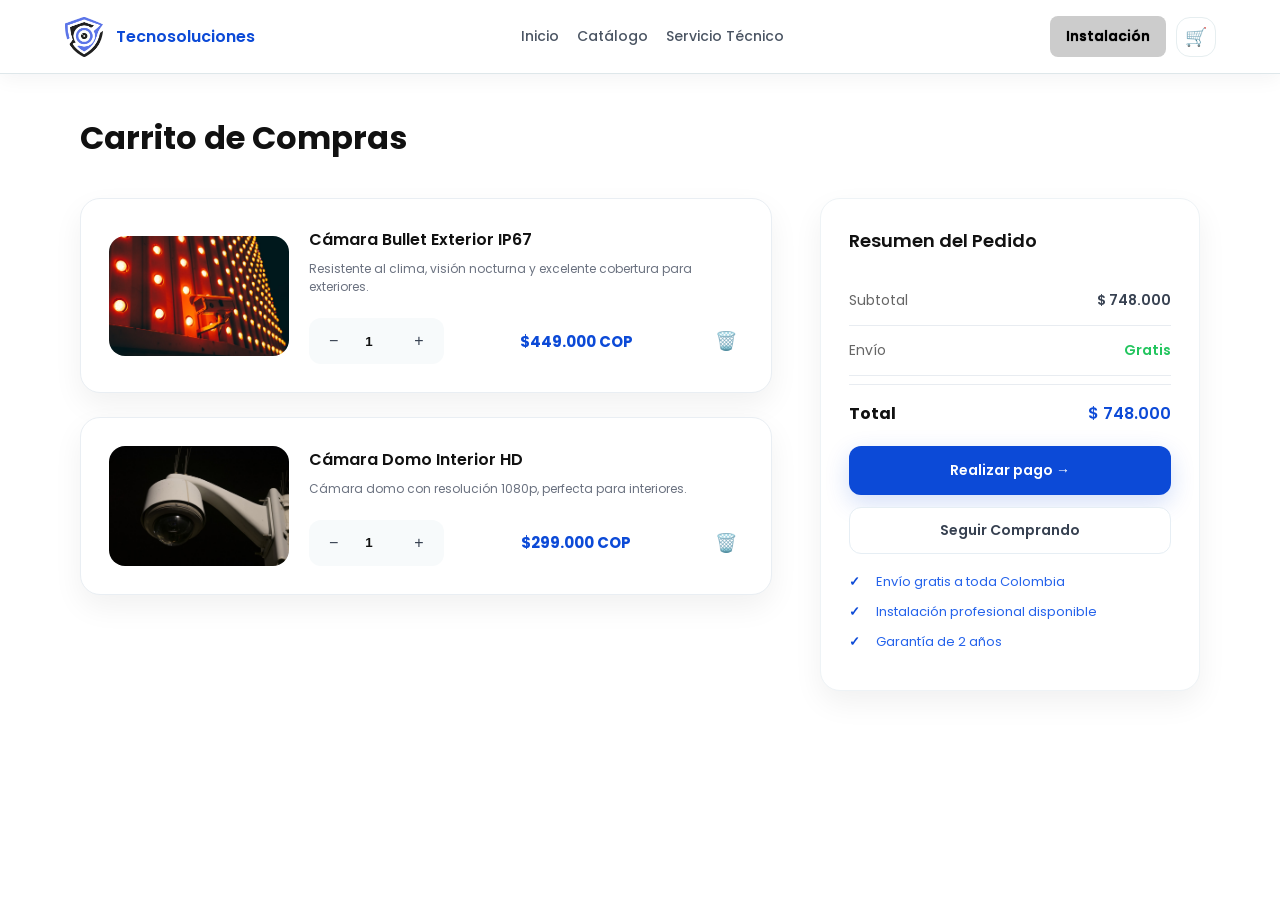
<file: docs/cart/checkout.html>
<!doctype html>
<html lang="es">
<head>
  <meta charset="utf-8" />
  <meta name="viewport" content="width=device-width,initial-scale=1" />
  <title>Finalizar Compra — Tecnosoluciones</title>
  <link rel="stylesheet" href="css/styles.css">
<script type="text/javascript">
    (function(c,l,a,r,i,t,y){
        c[a]=c[a]||function(){(c[a].q=c[a].q||[]).push(arguments)};
        t=l.createElement(r);t.async=1;t.src="https://www.clarity.ms/tag/"+i;
        y=l.getElementsByTagName(r)[0];y.parentNode.insertBefore(t,y);
    })(window, document, "clarity", "script", "z83qtwq9vr");
</script>
</head>
<body>
  <header class="site-header">
    <div class="wrap header-inner">
      <a class="brand" href="../index.html">
  <img src="imagenes/logo.png" alt="Tecnosoluciones" class="brand-logo">
  <span>Tecnosoluciones</span>
</a>
      <nav class="main-nav">
        <a href="../index.html">Inicio</a>
        <a href="../catalogo/catalogo.html">Catálogo</a>
        <a href="../servicio/servicio.html">Servicio Técnico</a>
      </nav>
      <div class="header-actions">
        <a class="install-btn" href="../servicio/servicio.html">Instalación</a>
        <button class="cart-btn" aria-label="Carrito">🛒</button>
      </div>
    </div>
  </header>

  <main class="wrap page">
    <h1 class="page-title">Carrito de Compras</h1>
    <section class="cart-grid">
      <div class="cart-items">
        <article class="product" data-price="449000">
          <div class="product-media">
            <img src="imagen/Cámara Bullet Exterior IP67.jfif" alt="Cámara Bullet Exterior IP67">
          </div>
          <div class="product-body">
            <div>
              <h2 class="product-title">Cámara Bullet Exterior IP67</h2>
              <p class="product-desc">Resistente al clima, visión nocturna y excelente cobertura para exteriores.</p>
            </div>
            <div class="product-controls">
              <div class="qty">
                <button class="qty-btn dec" type="button">−</button>
                <input class="qty-input" type="number" value="1" min="0">
                <button class="qty-btn inc" type="button">+</button>
              </div>
              <span class="price">$449.000 COP</span>
              <button class="remove" type="button" aria-label="Eliminar producto">🗑️</button>
            </div>
          </div>
        </article>

        <article class="product" data-price="299000">
          <div class="product-media">
            <img src="imagen/Cámara Domo Interior HD.jfif" alt="Cámara Domo Interior HD">
          </div>
          <div class="product-body">
            <div>
              <h2 class="product-title">Cámara Domo Interior HD</h2>
              <p class="product-desc">Cámara domo con resolución 1080p, perfecta para interiores.</p>
            </div>
            <div class="product-controls">
              <div class="qty">
                <button class="qty-btn dec" type="button">−</button>
                <input class="qty-input" type="number" value="1" min="0">
                <button class="qty-btn inc" type="button">+</button>
              </div>
              <span class="price">$299.000 COP</span>
              <button class="remove" type="button" aria-label="Eliminar producto">🗑️</button>
            </div>
          </div>
        </article>
      </div>

      <aside class="order-summary">
        <div class="summary-card">
          <h2>Resumen del Pedido</h2>
          <dl class="summary-list">
            <div class="line"><dt>Subtotal</dt><dd class="subtotal">$0 COP</dd></div>
            <div class="line"><dt>Envío</dt><dd class="shipping">Gratis</dd></div>
            <div class="line total"><dt>Total</dt><dd class="total-amount">$0 COP</dd></div>
          </dl>
          <a href="../facturacion/facturacion.html" class="btn primary">Realizar pago →</a>
          <a href="../catalogo/catalogo.html" class="btn ghost">Seguir Comprando</a>

          <ul class="summary-notes">
            <li>Envío gratis a toda Colombia</li>
            <li>Instalación profesional disponible</li>
            <li>Garantía de 2 años</li>
          </ul>
        </div>
      </aside>
    </section>
  </main>
  <script src="js/cart.js"></script>
</body>
</html>
</file>
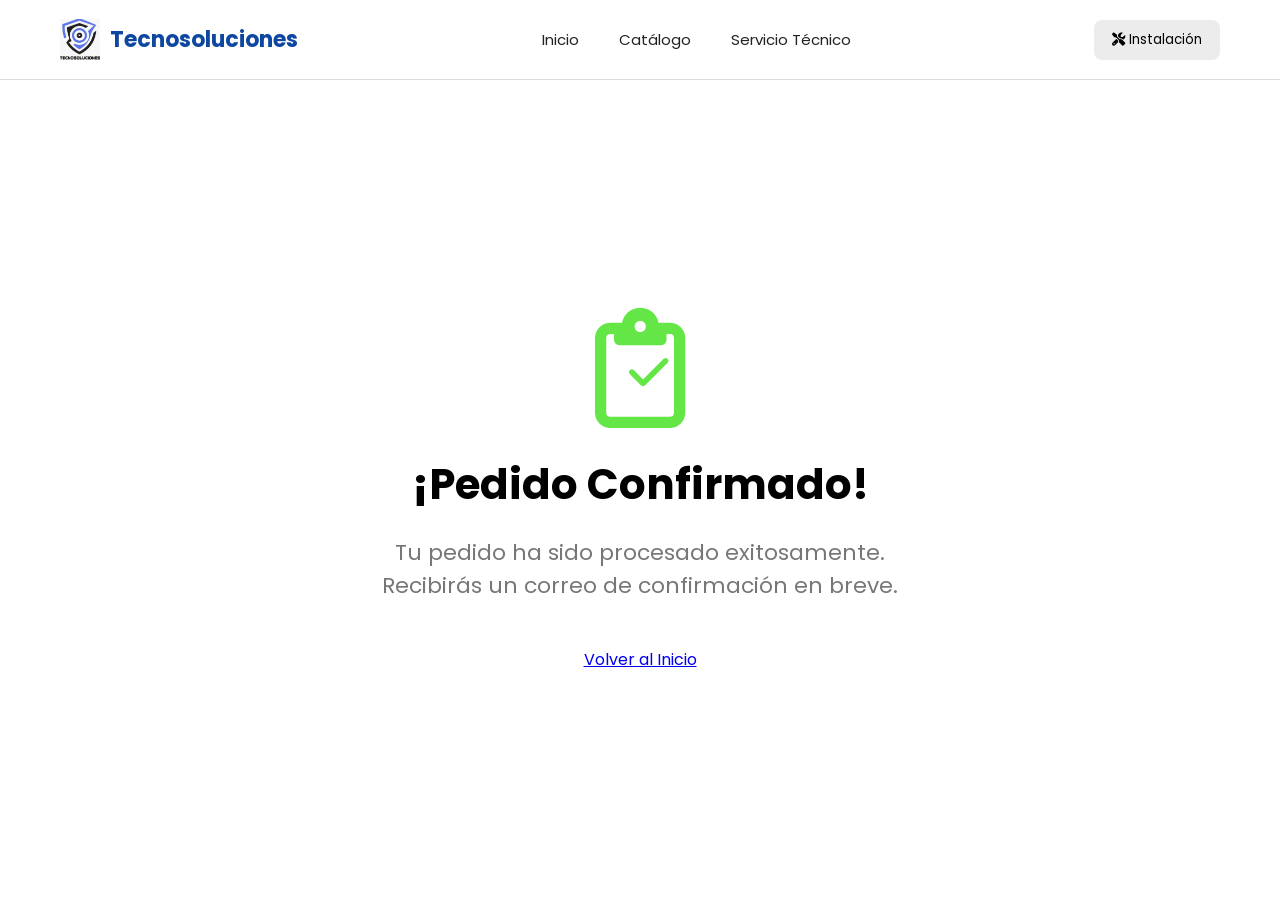
<file: docs/facturacion/confirmacion.html>
<!DOCTYPE html>
<html lang="es">

<head>
    <meta charset="UTF-8">
    <meta name="viewport" content="width=device-width, initial-scale=1.0">
    <title>Tecnosoluciones | Pedido Confirmado</title>

    <!-- Fuente -->
    <link href="https://fonts.googleapis.com/css2?family=Poppins:wght@300;400;500;600;700&display=swap" rel="stylesheet">

    <!-- Iconos -->
    <link rel="stylesheet"
    href="https://cdnjs.cloudflare.com/ajax/libs/font-awesome/6.6.0/css/all.min.css">

    <link rel="stylesheet" href="confirmacion.css">
</head>

<body>

<header>

    <div class="logo">

        <img src="img/logo.jpg" alt="Logo">

        <h2>Tecnosoluciones</h2>

    </div>

    <nav>

        <a href="index.html">Inicio</a>
        <a href="#">Catálogo</a>
        <a href="#">Servicio Técnico</a>

    </nav>

    <button class="btn-instalacion">
        <i class="fa-solid fa-screwdriver-wrench"></i>
        Instalación
    </button>

</header>

<main>

    <div class="confirmacion">

        <div class="icono">

            <i class="fa-regular fa-clipboard"></i>

            <i class="fa-solid fa-check check"></i>

        </div>

        <h1>¡Pedido Confirmado!</h1>

        <p>
            Tu pedido ha sido procesado exitosamente.
            <br>
            Recibirás un correo de confirmación en breve.
        </p>

<a href="../index.html" id="inicio" class="btn primary">
    Volver al Inicio
</a>

    </div>

</main>

<script src="confirmacion.js"></script>

</body>
</html>
</file>
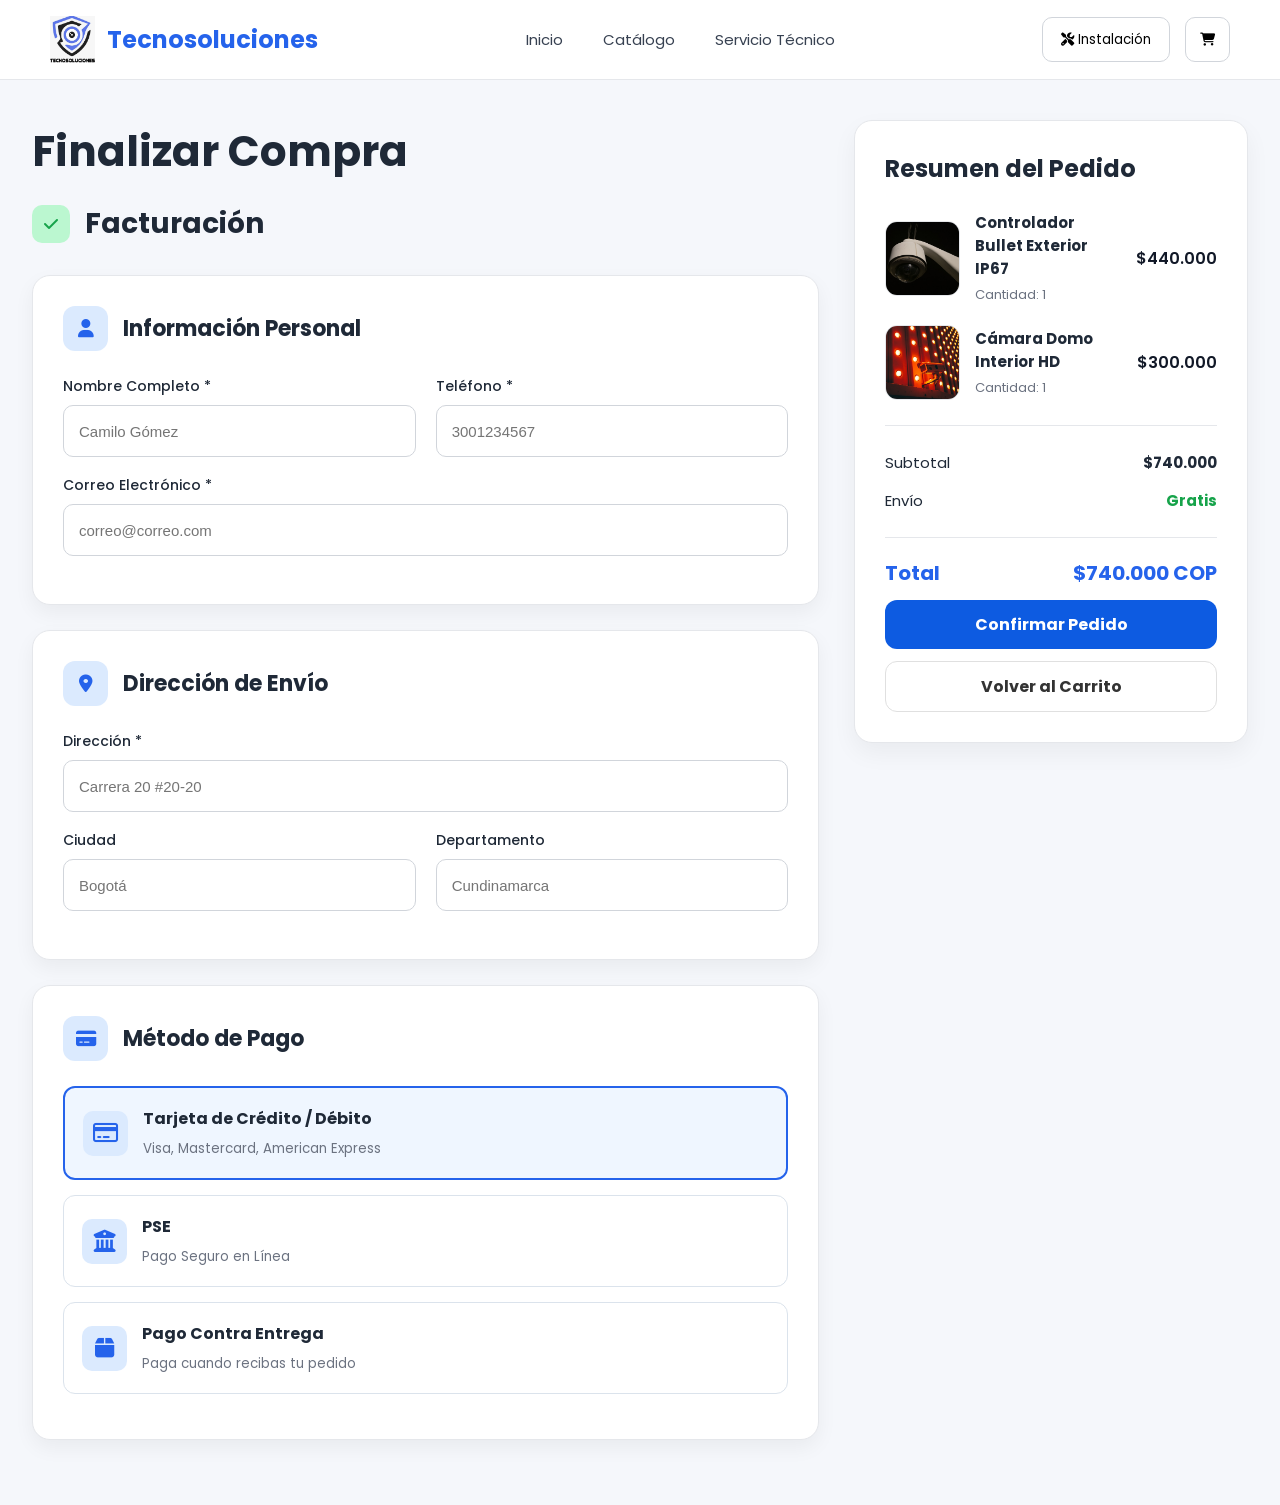
<file: docs/facturacion/facturacion.html>
<!DOCTYPE html>
<html lang="es">

<head>

<meta charset="UTF-8">

<meta name="viewport" content="width=device-width, initial-scale=1.0">

<title>Tecnosoluciones | Finalizar Compra</title>

<link rel="preconnect" href="https://fonts.googleapis.com">

<link rel="preconnect" href="https://fonts.gstatic.com" crossorigin>

<link href="https://fonts.googleapis.com/css2?family=Poppins:wght@300;400;500;600;700&display=swap" rel="stylesheet">

<link rel="stylesheet"
href="https://cdnjs.cloudflare.com/ajax/libs/font-awesome/6.6.0/css/all.min.css">

<link rel="stylesheet" href="style.css">
<script type="text/javascript">
    (function(c,l,a,r,i,t,y){
        c[a]=c[a]||function(){(c[a].q=c[a].q||[]).push(arguments)};
        t=l.createElement(r);t.async=1;t.src="https://www.clarity.ms/tag/"+i;
        y=l.getElementsByTagName(r)[0];y.parentNode.insertBefore(t,y);
    })(window, document, "clarity", "script", "z83qtwq9vr");
</script>
</head>

<body>

<header>

<div class="logo">

<img src="img/logo.jpg" alt="Tecnosoluciones">

<h2>Tecnosoluciones</h2>

</div>

<nav>

<a href="#">Inicio</a>

<a href="#">Catálogo</a>

<a href="#">Servicio Técnico</a>

</nav>

<div class="header-buttons">

<button class="btn-outline">

<i class="fa-solid fa-screwdriver-wrench"></i>

Instalación

</button>

<button class="btn-cart">

<i class="fa-solid fa-cart-shopping"></i>

</button>

</div>

</header>

<main class="container">

<section class="checkout">

<h1>Finalizar Compra</h1>

<div class="step">

<div class="step-icon">

<i class="fa-solid fa-check"></i>

</div>

<h2>Facturación</h2>

</div>

<!-- Información -->

<div class="card">

<div class="card-title">

<i class="fa-solid fa-user"></i>

<h3>Información Personal</h3>

</div>

<div class="grid-2">

<div class="input-group">

<label>Nombre Completo *</label>

<input
type="text"
placeholder="Camilo Gómez">

</div>

<div class="input-group">

<label>Teléfono *</label>

<input
type="text"
placeholder="3001234567">

</div>

</div>

<div class="input-group">

<label>Correo Electrónico *</label>

<input
type="email"
placeholder="correo@correo.com">

</div>

</div>

<!-- Dirección -->

<div class="card">

<div class="card-title">

<i class="fa-solid fa-location-dot"></i>

<h3>Dirección de Envío</h3>

</div>

<div class="input-group">

<label>Dirección *</label>

<input
type="text"
placeholder="Carrera 20 #20-20">

</div>

<div class="grid-2">

<div class="input-group">

<label>Ciudad</label>

<input
type="text"
placeholder="Bogotá">

</div>

<div class="input-group">

<label>Departamento</label>

<input
type="text"
placeholder="Cundinamarca">

</div>

</div>

</div>
<!-- MÉTODO DE PAGO -->

<div class="card">

    <div class="card-title">

        <i class="fa-solid fa-credit-card"></i>

        <h3>Método de Pago</h3>

    </div>

    <div class="payment-method active">

        <i class="fa-regular fa-credit-card"></i>

        <div>

            <h4>Tarjeta de Crédito / Débito</h4>

            <small>Visa, Mastercard, American Express</small>

        </div>

    </div>

    <div class="payment-method">

        <i class="fa-solid fa-building-columns"></i>

        <div>

            <h4>PSE</h4>

            <small>Pago Seguro en Línea</small>

        </div>

    </div>

    <div class="payment-method">

        <i class="fa-solid fa-box"></i>

        <div>

            <h4>Pago Contra Entrega</h4>

            <small>Paga cuando recibas tu pedido</small>

        </div>

    </div>

</div>

</section>

<!-- PANEL DERECHO -->

<aside class="summary">

    <h2>Resumen del Pedido</h2>

    <div class="product">

        <img src="img/camara domo interio hd.jpg" alt="Controlador">

        <div class="product-info">

            <h4>Controlador Bullet Exterior IP67</h4>

            <p>Cantidad: 1</p>
        </div>

        <span>$440.000</span>

    </div>

    <div class="product">

        <img src="img/camara bullet exterior ip67.jpg" alt="Cámara">

        <div class="product-info">

            <h4>Cámara Domo Interior HD</h4>

            <p>Cantidad: 1</p>

        </div>

        <span>$300.000</span>

    </div>

    <hr>

    <div class="total-row">

        <span>Subtotal</span>

        <strong>$740.000</strong>

    </div>

    <div class="total-row">

        <span>Envío</span>

        <strong class="free">Gratis</strong>

    </div>

    <div class="grand-total">

        <span>Total</span>

        <strong>$740.000 COP</strong>

    </div>

    <a href="confirmacion.html" id="confirmar" class="btn-primary">
    Confirmar Pedido
</a>

<a href="../cart/checkout.html" id="volver" class="btn-secondary">
    Volver al Carrito
</a>

</aside>

</main>

<script src="facturacion.js"></script>

</body>

</html>
</file>
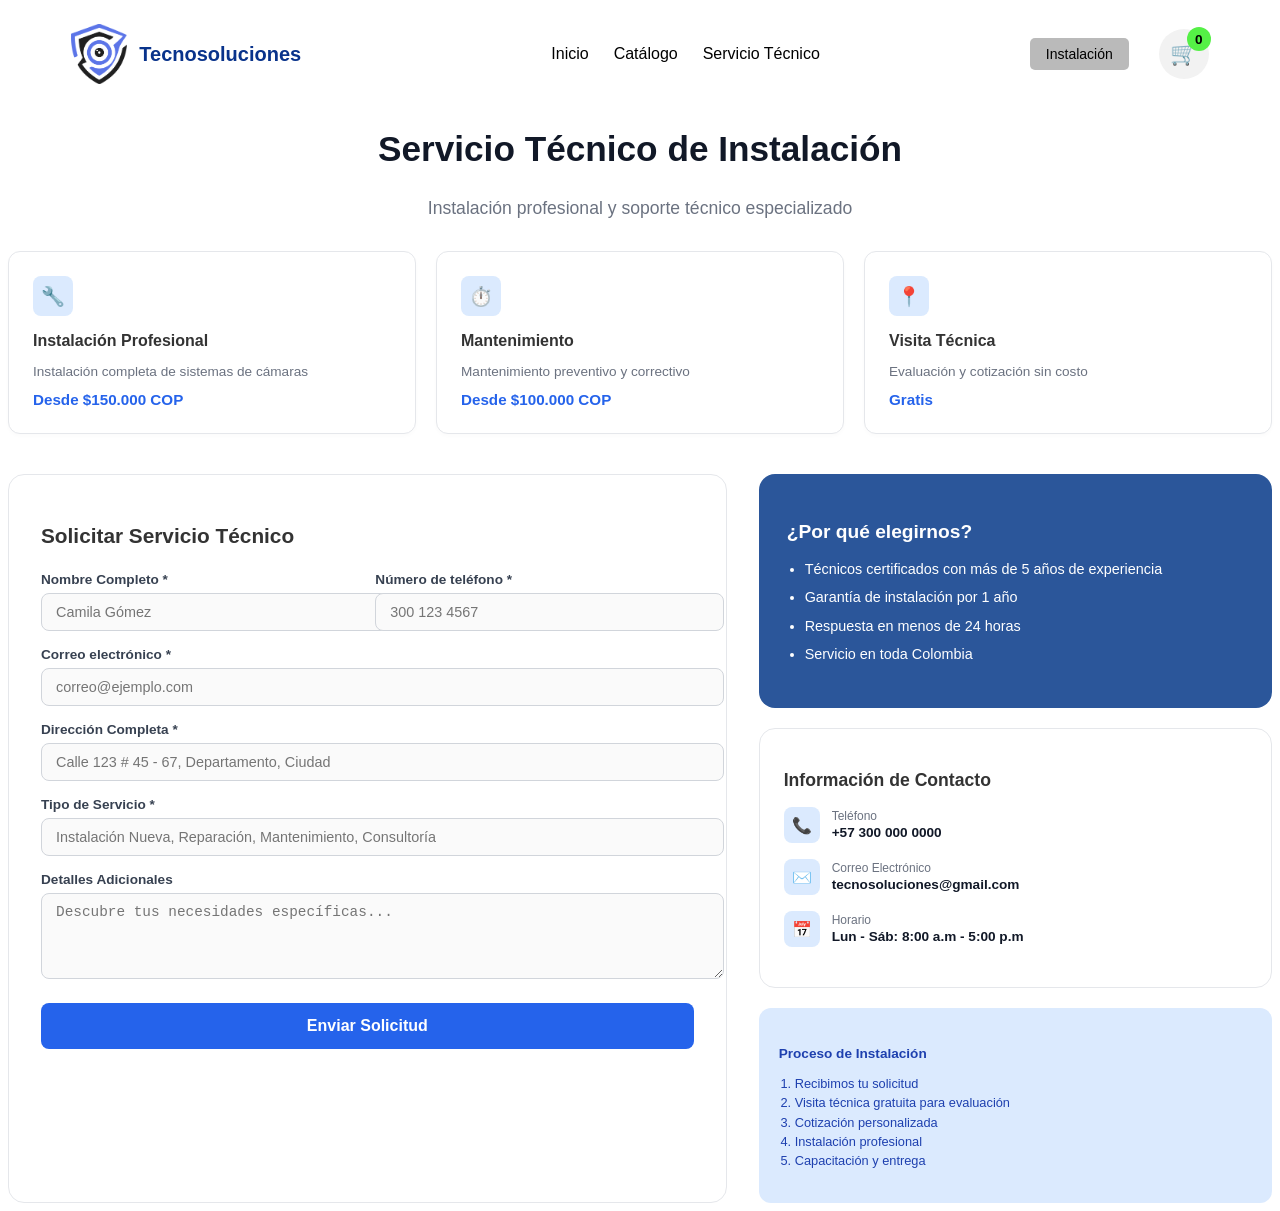
<file: docs/servicio/servicio.html>
<!DOCTYPE html>
<html lang="es">
<head>
  <meta charset="UTF-8">
  <meta name="viewport" content="width=device-width, initial-scale=1.0">
  <title>Servicio Técnico de Instalación — Tecnosoluciones</title>
  <link rel="stylesheet" href="css/style.css">
<script type="text/javascript">
    (function(c,l,a,r,i,t,y){
        c[a]=c[a]||function(){(c[a].q=c[a].q||[]).push(arguments)};
        t=l.createElement(r);t.async=1;t.src="https://www.clarity.ms/tag/"+i;
        y=l.getElementsByTagName(r)[0];y.parentNode.insertBefore(t,y);
    })(window, document, "clarity", "script", "z83qtwq9vr");
</script>
</head>
<body>

    <header class="navbar">
    <a class="logo" href="../index.html">
      <img src="imagenes/logo.png" alt="Logo Tecnosoluciones" class="logo-img">
      <span class="logo-text">Tecnosoluciones</span>
    </a>

    <nav class="nav-menu">
      <ul>
        <li><a href="../index.html">Inicio</a></li>
        <li><a href="../catalogo/catalogo.html">Catálogo</a></li>
        <li><a href="servicio.html" class="active">Servicio Técnico</a></li>
      </ul>
    </nav>

    <div class="nav-actions">
      <a href="servicio.html" class="btn-instalacion">Instalación</a>
    <a href="../cart/checkout.html" class="cart-btn" id="openCart">
  <span class="win-emoji">🛒</span>
  <span id="cart-count">0</span>
</a>
    </div>
  </header>

  <!-- CONTENIDO PRINCIPAL -->
  <main class="wrap page">
    <section class="st-header">
      <h1>Servicio Técnico de Instalación</h1>
      <p>Instalación profesional y soporte técnico especializado</p>
    </section>

    <!-- TARJETAS DE SERVICIOS -->
    <section class="st-services-grid">
      <div class="st-card-service">
        <div class="st-icon-box">🔧</div>
        <h3>Instalación Profesional</h3>
        <p>Instalación completa de sistemas de cámaras</p>
        <span class="st-price">Desde $150.000 COP</span>
      </div>

      <div class="st-card-service">
        <div class="st-icon-box">⏱️</div>
        <h3>Mantenimiento</h3>
        <p>Mantenimiento preventivo y correctivo</p>
        <span class="st-price">Desde $100.000 COP</span>
      </div>

      <div class="st-card-service">
        <div class="st-icon-box">📍</div>
        <h3>Visita Técnica</h3>
        <p>Evaluación y cotización sin costo</p>
        <span class="st-price st-free">Gratis</span>
      </div>
    </section>

    <!-- FORMULARIO Y SECCIONES DE INFORMACIÓN -->
    <section class="st-content-grid">
      <!-- FORMULARIO DE SOLICITUD -->
      <div class="st-form-card">
        <h2>Solicitar Servicio Técnico</h2>
        <form action="#" method="POST" class="st-form">
          <div class="st-form-row">
            <div class="st-field">
              <label for="nombre">Nombre Completo *</label>
              <input type="text" id="nombre" placeholder="Camila Gómez" required>
            </div>
            <div class="st-field">
              <label for="telefono">Número de teléfono *</label>
              <input type="tel" id="telefono" placeholder="300 123 4567" required>
            </div>
          </div>

          <div class="st-field">
            <label for="email">Correo electrónico *</label>
            <input type="email" id="email" placeholder="correo@ejemplo.com" required>
          </div>

          <div class="st-field">
            <label for="direccion">Dirección Completa *</label>
            <input type="text" id="direccion" placeholder="Calle 123 # 45 - 67, Departamento, Ciudad" required>
          </div>

          <div class="st-field">
            <label for="servicio">Tipo de Servicio *</label>
            <input type="text" id="servicio" placeholder="Instalación Nueva, Reparación, Mantenimiento, Consultoría" required>
          </div>

          <div class="st-field">
            <label for="detalles">Detalles Adicionales</label>
            <textarea id="detalles" rows="4" placeholder="Descubre tus necesidades específicas..."></textarea>
          </div>

          <button type="submit" class="st-btn-submit">Enviar Solicitud</button>
        </form>
      </div>

      <!-- LATERAL: POR QUÉ ELEGIRNOS Y CONTACTO -->
      <div class="st-sidebar">
        <!-- BLOQUE AZUL -->
        <div class="st-blue-card">
          <h3>¿Por qué elegirnos?</h3>
          <ul>
            <li>Técnicos certificados con más de 5 años de experiencia</li>
            <li>Garantía de instalación por 1 año</li>
            <li>Respuesta en menos de 24 horas</li>
            <li>Servicio en toda Colombia</li>
          </ul>
        </div>

        <!-- INFORMACIÓN DE CONTACTO -->
        <div class="st-info-card">
          <h3>Información de Contacto</h3>
          
          <div class="st-info-item">
            <div class="st-info-icon">📞</div>
            <div>
              <span class="st-info-label">Teléfono</span>
              <strong>+57 300 000 0000</strong>
            </div>
          </div>

          <div class="st-info-item">
            <div class="st-info-icon">✉️</div>
            <div>
              <span class="st-info-label">Correo Electrónico</span>
              <strong>tecnosoluciones@gmail.com</strong>
            </div>
          </div>

          <div class="st-info-item">
            <div class="st-info-icon">📅</div>
            <div>
              <span class="st-info-label">Horario</span>
              <strong>Lun - Sáb: 8:00 a.m - 5:00 p.m</strong>
            </div>
          </div>
        </div>

        <!-- PROCESO DE INSTALACIÓN -->
        <div class="st-process-card">
          <h4>Proceso de Instalación</h4>
          <ol>
            <li>Recibimos tu solicitud</li>
            <li>Visita técnica gratuita para evaluación</li>
            <li>Cotización personalizada</li>
            <li>Instalación profesional</li>
            <li>Capacitación y entrega</li>
          </ol>
        </div>
      </div>
    </section>
  </main>

</body>
</html>
</file>
<file: docs/cart/css/styles.css>
@import url('https://fonts.googleapis.com/css2?family=Poppins:wght@400;500;600;700&display=swap');

:root{
  --bg:#ffffff;
  --card:#ffffff;
  --muted:#6b7280;
  --accent:#0c4ad7;
  --accent-soft:#e6efff;
  --radius:16px;
  --shadow:0 10px 30px rgba(15,23,42,0.08);
}
*{box-sizing:border-box}
body{font-family:'Poppins',Inter,Segoe UI,Arial,Helvetica,sans-serif;font-weight:400;background:var(--bg);color:#111;margin:0}
.wrap{max-width:1120px;margin:0 auto;padding:24px 20px}
.site-header{background:#fff;border-bottom:1px solid #dee7ea;box-shadow:0 4px 20px rgba(15,23,42,0.05)}
.site-header .wrap{display:flex;align-items:center;gap:20px;max-width:1200px;width:100%;margin:0 auto;padding:16px 24px}
.header-inner{display:flex;align-items:center;justify-content:space-between;gap:18px}
.brand, .tecnosoluciones{display:flex;align-items:center;gap:12px;font-family:'Poppins',sans-serif;font-weight:600;color:var(--accent);text-decoration:none}
.brand-logo{width:40px;height:40px;object-fit:contain}
.main-nav{display:flex;gap:18px}
.main-nav a{color:#4b5563;text-decoration:none;font-size:14px;padding:8px 0;transition:color .2s;font-family:'Poppins',sans-serif;font-weight:500}
.main-nav a{color:#4b5563;text-decoration:none;font-size:14px;padding:8px 0;transition:color .2s;font-family:'Poppins',sans-serif;font-weight:500}
.main-nav a:hover{color:var(--accent)}
.header-actions{display:flex;align-items:center;gap:10px}
.install-btn{display:inline-flex;align-items:center;justify-content:center;padding:10px 16px;border-radius:8px;background:#cccccc;color:#000;font-weight:600;text-decoration:none;border:none;font-size:14px;text-shadow:0px 0px 1px #000}
.install-btn:hover{background:#b3b3b3}
.cart-btn{width:40px;height:40px;border-radius:14px;border:1px solid #e6eef0;background:#fff;cursor:pointer;font-size:18px}
.page{padding:40px 0}
.page-title{font-family:'Poppins',sans-serif;font-size:32px;margin:0 0 36px;font-weight:700;color:#111}
.secondary-text{font-family:'Poppins',sans-serif;font-weight:400;color:#6b7280}
.checkout-grid,
.cart-grid{display:grid;grid-template-columns:1fr 380px;gap:48px;align-items:start}
.checkout-form{display:flex;flex-direction:column;gap:18px}
.form-card{background:var(--card);padding:24px;border-radius:var(--radius);box-shadow:var(--shadow);border:1px solid #cccccc}
.form-card h2{margin:0 0 18px;font-size:18px;color:#111;font-family:'Poppins',sans-serif;font-weight:400}
.field{margin-bottom:16px}
.field label{display:block;color:var(--muted);font-size:13px;margin-bottom:8px}
.field input{width:100%;padding:12px 14px;border:1px solid #d9e2ec;border-radius:12px;font-size:14px;background:#fff;color:#111}
.field-row{display:flex;gap:16px}
.field.half{flex:1}
.radio{display:flex;align-items:center;gap:10px;padding:14px 16px;margin-bottom:12px;border:1px solid #cccccc;border-radius:14px;background:#f8fbff;cursor:pointer;transition:border-color .2s,background .2s}
.radio:hover{border-color:#0c4ad7;background:#eef3ff}
.radio input{accent-color:var(--accent)}
.summary-item{display:flex;gap:14px;align-items:center;margin:0 0 18px}
.summary-item img{width:72px;height:72px;border-radius:14px;object-fit:cover}
.summary-item strong{display:block;font-size:14px;margin-bottom:6px;color:#111}
.summary-item span{color:var(--accent);font-weight:700}
.cart-items{display:flex;flex-direction:column;gap:24px;width:100%}
.product{display:flex;background:var(--card);padding:28px;border-radius:20px;box-shadow:0 12px 30px rgba(2,6,23,0.06);align-items:center;border:1px solid #e9eef3;gap:20px;width:100%;transition:transform .12s,box-shadow .12s}
.product:hover{transform:translateY(-4px);box-shadow:0 18px 40px rgba(2,6,23,0.08)}
.product-media{width:180px;height:120px;flex:0 0 180px;border-radius:16px;overflow:hidden;display:flex;align-items:center;justify-content:center;background:linear-gradient(180deg,#fff,#f8fafc)}
.product-media img{width:100%;height:100%;object-fit:cover;display:block}
.product-body{flex:1;display:flex;flex-direction:column;justify-content:space-between}
.product-title{margin:0 0 8px;font-size:16px;color:#111;font-weight:600}
.product-desc{margin:0 0 14px;color:var(--muted);font-size:12px;line-height:1.5}
.product-controls{display:flex;align-items:center;gap:12px;flex-wrap:wrap;justify-content:space-between;margin-top:8px}
.price{color:var(--accent);font-weight:700;font-size:15px}
.qty{display:flex;align-items:center;background:#f7fafb;border-radius:12px;padding:8px 10px}
.qty-btn{border:0;background:transparent;padding:6px 10px;font-size:16px;color:#374151;cursor:pointer}
.qty-input{width:56px;border:0;background:transparent;text-align:center;font-weight:700;color:#111}
.remove{border:0;background:transparent;cursor:pointer;font-size:18px;color:#e11d48}
.remove:hover{opacity:.8}
.order-summary{position:sticky;top:40px;height:fit-content}
.order-summary .summary-card{background:var(--card);padding:28px;border-radius:20px;box-shadow:0 12px 30px rgba(2,6,23,0.06);border:1px solid #eef3f6}
.summary-card h2{margin:0 0 22px;font-size:18px;color:#111;font-family:'Poppins',sans-serif;font-weight:600}
.summary-list{margin:0;padding:0;margin-bottom:20px}
.summary-list .line{display:flex;justify-content:space-between;gap:12px;padding:14px 0;border-bottom:1px solid #e8ecf1;color:#374151;font-size:14px}
.summary-list .line dt{color:#666}
.summary-list .line dd{margin:0;font-weight:600}
.shipping{color:#22c55e;font-weight:700}
.summary-list .line:last-child{border-bottom:none}
.summary-list .line.total{border-top:1px solid #e8ecf1;border-bottom:none;padding-top:16px;padding-bottom:0;margin-top:8px}
.summary-list .line.total dt{font-weight:700;font-size:16px;color:#111}
.summary-list .line.total dd{font-size:16px;color:var(--accent)}
.btn{display:block;width:100%;padding:12px 16px;border-radius:12px;border:0;cursor:pointer;margin-top:12px;text-align:center;font-weight:600;text-decoration:none;font-size:14px}
.btn.primary{background:var(--accent);color:#fff;box-shadow:0 8px 24px rgba(12,74,215,0.18);padding:14px 18px}
.btn.ghost{background:#fff;border:1px solid #e6eef4;color:#374151}
.checkout-link{display:inline-flex;align-items:center;justify-content:center;width:100%;background:var(--accent);color:#fff;border-radius:12px;text-decoration:none;box-shadow:0 4px 12px rgba(12,74,215,0.2);padding:14px 16px;margin-top:0;font-size:15px}
.summary-notes{margin:18px 0 0;padding-left:0;color:#2563eb;font-size:13px;list-style:none}
.summary-notes li{margin-bottom:10px;display:flex;align-items:flex-start;gap:8px}
.summary-notes li:before{content:'✓';display:inline-block;margin-right:8px;font-weight:700;color:var(--accent)}
@media (max-width:900px){
  .wrap{padding:20px}
  .page{padding:24px 0}
  .cart-grid,.checkout-grid{grid-template-columns:1fr}
  .order-summary{order:2}
}
</file>
<file: docs/facturacion/confirmacion.css>
*{
    margin:0;
    padding:0;
    box-sizing:border-box;
    font-family:'Poppins',sans-serif;
}

body{
    background:#ffffff;
}

/* HEADER */

header{

    height:80px;

    display:flex;

    justify-content:space-between;

    align-items:center;

    padding:0 60px;

    border-bottom:1px solid #ddd;
}

.logo{

    display:flex;

    align-items:center;

    gap:10px;
}

.logo img{

    width:40px;
}

.logo h2{

    color:#0d47a1;

    font-size:22px;
}

nav{

    display:flex;

    gap:40px;
}

nav a{

    text-decoration:none;

    color:#222;

    font-size:15px;
}

.btn-instalacion{

    background:#ececec;

    border:none;

    padding:10px 18px;

    border-radius:8px;

    cursor:pointer;
}

/* CONTENIDO */

main{

    display:flex;

    justify-content:center;

    align-items:center;

    height:calc(100vh - 80px);
}

.confirmacion{

    text-align:center;
}

/* ICONO */

.icono{

    position:relative;

    display:inline-block;

    margin-bottom:25px;
}

.icono .fa-clipboard{

    font-size:120px;

    color:#63e646;
}

.check{

    position:absolute;

    top:42px;

    left:34px;

    font-size:45px;

    color:#63e646;
}

.confirmacion h1{

    font-size:42px;

    margin-bottom:20px;
}

.confirmacion p{

    color:#777;

    font-size:22px;

    margin-bottom:45px;
}

.confirmacion button{

    background:#2f6df6;

    color:white;

    border:none;

    padding:15px 45px;

    border-radius:8px;

    cursor:pointer;

    font-size:16px;

    transition:.3s;
}

.confirmacion button:hover{

    background:#1c56d6;
}
</file>
<file: docs/facturacion/style.css>
/* ===================================================
   RESET
=================================================== */
*{
    margin:0;
    padding:0;
    box-sizing:border-box;
}

body{
    font-family:'Poppins',sans-serif;
    background:#f5f7fb;
    color:#1f2937;
}

a{
    text-decoration:none;
    color:#374151;
}

img{
    max-width:100%;
    display:block;
}

button{
    cursor:pointer;
    border:none;
    font-family:'Poppins',sans-serif;
}

/* ===================================================
   HEADER
=================================================== */

header{

    height:80px;

    background:#ffffff;

    display:flex;

    justify-content:space-between;

    align-items:center;

    padding:0 50px;

    border-bottom:1px solid #e5e7eb;

    position:sticky;

    top:0;

    z-index:100;

}

.logo{

    display:flex;

    align-items:center;

    gap:12px;

}

.logo img{

    width:45px;

}

.logo h2{

    color:#2563eb;

    font-size:24px;

    font-weight:700;

}

nav{

    display:flex;

    gap:40px;

}

nav a{

    font-size:15px;

    transition:.3s;

}

nav a:hover{

    color:#2563eb;

}

.header-buttons{

    display:flex;

    gap:15px;

}

.btn-outline{

    padding:11px 18px;

    border:1px solid #d1d5db;

    background:white;

    border-radius:10px;

}

.btn-cart{

    width:45px;

    height:45px;

    border-radius:10px;

    background:white;

    border:1px solid #d1d5db;

}

/* ===================================================
   CONTENEDOR
=================================================== */

.container{

    width:1300px;

    max-width:95%;

    margin:40px auto;

    display:grid;

    grid-template-columns:2fr 1fr;

    gap:35px;

}

/* ===================================================
   TITULOS
=================================================== */

.checkout h1{

    font-size:42px;

    margin-bottom:20px;

}

.step{

    display:flex;

    align-items:center;

    gap:15px;

    margin-bottom:30px;

}

.step-icon{

    width:38px;

    height:38px;

    border-radius:10px;

    background:#bbf7d0;

    display:flex;

    justify-content:center;

    align-items:center;

    color:#16a34a;

}

.step h2{

    font-size:28px;

}

/* ===================================================
   TARJETAS
=================================================== */

.card{

    background:white;

    border-radius:18px;

    padding:30px;

    margin-bottom:25px;

    border:1px solid #e5e7eb;

    box-shadow:0 8px 20px rgba(0,0,0,.05);

}

.card-title{

    display:flex;

    align-items:center;

    gap:15px;

    margin-bottom:25px;

}

.card-title i{

    width:45px;

    height:45px;

    background:#dbeafe;

    color:#2563eb;

    border-radius:12px;

    display:flex;

    justify-content:center;

    align-items:center;

    font-size:18px;

}

.card-title h3{

    font-size:22px;

}

/* ===================================================
   FORMULARIOS
=================================================== */

.grid-2{

    display:grid;

    grid-template-columns:1fr 1fr;

    gap:20px;

}

.input-group{

    display:flex;

    flex-direction:column;

    margin-bottom:18px;

}

.input-group label{

    font-size:14px;

    margin-bottom:8px;

    font-weight:500;

}

.input-group input{

    height:52px;

    border:1px solid #d1d5db;

    border-radius:10px;

    padding:0 15px;

    transition:.3s;

    font-size:15px;

}

.input-group input:focus{

    border-color:#2563eb;

    outline:none;

    box-shadow:0 0 0 3px rgba(37,99,235,.15);

}
/*==================================================
  MÉTODOS DE PAGO
==================================================*/

.payment-method{

    display:flex;

    align-items:center;

    gap:15px;

    border:1px solid #dbe3ec;

    border-radius:12px;

    padding:18px;

    margin-bottom:15px;

    cursor:pointer;

    transition:all .3s ease;

    background:#fff;

}

.payment-method:hover{

    border-color:#2563eb;

    box-shadow:0 8px 18px rgba(37,99,235,.10);

}

.payment-method.active{

    border:2px solid #2563eb;

    background:#eff6ff;

}

.payment-method i{

    font-size:22px;

    color:#2563eb;

    width:45px;

    height:45px;

    border-radius:10px;

    background:#dbeafe;

    display:flex;

    justify-content:center;

    align-items:center;

}

.payment-method h4{

    font-size:16px;

    margin-bottom:4px;

}

.payment-method small{

    color:#6b7280;

}

/*==================================================
  PANEL RESUMEN
==================================================*/

.summary{

    background:#fff;

    border:1px solid #e5e7eb;

    border-radius:18px;

    padding:30px;

    height:max-content;

    box-shadow:0 10px 25px rgba(0,0,0,.05);

}

.summary h2{

    font-size:24px;

    margin-bottom:25px;

}

/*==================================================
  PRODUCTOS
==================================================*/

.product{

    display:flex;

    align-items:center;

    gap:15px;

    margin-bottom:20px;

}

.product img{

    width:75px;

    height:75px;

    border-radius:12px;

    object-fit:cover;

    border:1px solid #e5e7eb;

}

.product-info{

    flex:1;

}

.product-info h4{

    font-size:15px;

    margin-bottom:5px;

}

.product-info p{

    font-size:13px;

    color:#6b7280;

}

.product span{

    font-weight:600;

    color:#111827;

}

/*==================================================
  TOTALES
==================================================*/

hr{

    border:none;

    border-top:1px solid #e5e7eb;

    margin:25px 0;

}

.total-row{

    display:flex;

    justify-content:space-between;

    margin-bottom:15px;

    font-size:15px;

}

.free{

    color:#16a34a;

}

.grand-total{

    display:flex;

    justify-content:space-between;

    align-items:center;

    margin-top:25px;

    padding-top:20px;

    border-top:1px solid #e5e7eb;

    font-size:20px;

    font-weight:700;

    color:#2563eb;

}

/*==================================================
 BOTONES
==================================================*/

/* Para que los botones se posicionen uno debajo del otro y ocupen todo el ancho */
.btn-primary, 
.btn-secondary {
    display: block;             /* O width: 100%; para que ocupen todo el ancho */
    width: 100%;
    padding: 12px 20px;         /* Espacio interno para darles altura */
    margin-top: 12px;           /* Separación vertical entre botones */
    text-align: center;
    border-radius: 12px;        /* Bordes redondeados */
    text-decoration: none; 
    box-sizing: border-box;
    font-weight: bold;
}

/* Estilos del botón azul */
.btn-primary {
    background-color: #0d5be1;  /* Azul del diseño */
    color: #ffffff;
    border: none;
}

/* Estilos del botón blanco con borde gris */
.btn-secondary {
    background-color: #ffffff;
    color: #333333;
    border: 1px solid #e0e0e0;
}
</file>
<file: docs/servicio/css/style.css>
body {
  font-family: 'Poppins', Roboto, Helvetica, Arial, sans-serif;
  color: #333;
}
.navbar {
    display: flex !important;
    justify-content: space-between;
    align-items: center;
    padding: 16px 5%;
    background-color: #ffffff !important;
    color: #ffffff;
}
.logo {
    display: flex;
    align-items: center;
    gap: 12px;
    text-decoration: none !important;
}

.logo:visited {
    text-decoration: none !important;
}

.logo img {
    height: 60px;
    width: auto;
    display: block;
}

.logo-text {
    font-size: 20px;
    font-weight: bold;
    color: #09338B;
    white-space: nowrap;
    text-decoration: none !important;
}
.nav-menu {
    display: flex !important;
    align-items: center;
    gap: 30px;
}
.nav-actions {
    display: flex !important;
    align-items: center;
    gap: 30px;
}
.navbar nav ul {
    display: flex !important;
    list-style: none !important;
    gap: 25px;
}
.navbar nav ul li a {
    text-decoration: none;
    color: #000000;
    font-size: 16px;
    font-weight: 450;
}
.btn-instalacion {
    background-color: #BABABA;
    color: #000000;
    padding: 8px 16px;
    border-radius: 5px;
    text-decoration: none;
    font-size: 14px;
}
.cart-icon {
    font-size: 24px;
    cursor: pointer;
}
.cart-btn {
    position: relative;
    background-color: #f2f2f2;
    border: none;
    width: 50px;
    height: 50px;
    border-radius: 50%;
    display: flex;
    align-items: center;
    justify-content: center;
    cursor: pointer;
    text-decoration: none;
    transition: background-color 0.3s ease;
}
.win-emoji {
    font-size: 1.4rem;
    line-height: 1;
}
#cart-count {
    position: absolute;
    top: -2px;
    right: -2px;
    background-color: #55f046;
    color: #000000;
    font-weight: bold;
    font-size: 0.85rem;
    width: 24px;
    height: 24px;
    border-radius: 50%;
    display: flex;
    align-items: center;
    justify-content: center;
}
.st-header {
  text-align: center;
  margin-bottom: 32px;
}

.st-header h1 {
  font-size: 2.2rem;
  font-weight: 800;
  color: #111827;
}

.st-header p {
  color: #6b7280;
  font-size: 1.1rem;
  margin-top: 6px;
}

.st-services-grid {
  display: grid;
  grid-template-columns: repeat(3, 1fr);
  gap: 20px;
  margin-bottom: 40px;
}

.st-card-service {
  background: #ffffff;
  border-radius: 12px;
  padding: 24px;
  border: 1px solid #e5e7eb;
  box-shadow: 0 2px 4px rgba(0,0,0,0.02);
}

.st-icon-box {
  width: 40px;
  height: 40px;
  background-color: #dbeafe;
  color: #2563eb;
  display: flex;
  align-items: center;
  justify-content: center;
  border-radius: 8px;
  font-size: 1.2rem;
  margin-bottom: 12px;
}

.st-card-service h3 {
  font-size: 1rem;
  font-weight: 700;
  margin-bottom: 4px;
}

.st-card-service p {
  font-size: 0.85rem;
  color: #6b7280;
  margin-bottom: 12px;
}

.st-price {
  font-weight: 700;
  color: #2563eb;
  font-size: 0.95rem;
}

.st-price.st-free {
  color: #2563eb;
}

.st-content-grid {
  display: grid;
  grid-template-columns: 1.4fr 1fr;
  gap: 32px;
}

.st-form-card {
  background: #ffffff;
  border-radius: 16px;
  padding: 32px;
  border: 1px solid #e5e7eb;
}

.st-form-card h2 {
  font-size: 1.3rem;
  margin-bottom: 24px;
}

.st-form {
  display: flex;
  flex-direction: column;
  gap: 16px;
}

.st-form-row {
  display: grid;
  grid-template-columns: 1fr 1fr;
  gap: 16px;
}

.st-field {
  display: flex;
  flex-direction: column;
  gap: 6px;
}

.st-field label {
  font-size: 0.85rem;
  font-weight: 600;
  color: #374151;
}

.st-field input, .st-field textarea {
  width: 100%;
  padding: 10px 14px;
  border: 1px solid #d1d5db;
  border-radius: 8px;
  font-size: 0.9rem;
  outline: none;
  background-color: #fafafa;
}

.st-field input:focus, .st-field textarea:focus {
  border-color: #2563eb;
  background-color: #fff;
}

.st-btn-submit {
  background-color: #2563eb;
  color: #ffffff;
  border: none;
  padding: 14px;
  border-radius: 8px;
  font-weight: 600;
  font-size: 1rem;
  cursor: pointer;
  margin-top: 8px;
  transition: background-color 0.2s ease;
}

.st-btn-submit:hover {
  background-color: #1d4ed8;
}

/* SIDEBAR DERECHA */
.st-sidebar {
  display: flex;
  flex-direction: column;
  gap: 20px;
}

.st-blue-card {
  background-color: #2b569a;
  color: #ffffff;
  padding: 28px;
  border-radius: 16px;
}

.st-blue-card h3 {
  font-size: 1.2rem;
  margin-bottom: 16px;
}

.st-blue-card ul {
  padding-left: 18px;
}

.st-blue-card li {
  font-size: 0.9rem;
  margin-bottom: 8px;
  line-height: 1.4;
}

.st-info-card {
  background: #ffffff;
  border-radius: 16px;
  padding: 24px;
  border: 1px solid #e5e7eb;
}

.st-info-card h3 {
  font-size: 1.1rem;
  margin-bottom: 16px;
}

.st-info-item {
  display: flex;
  align-items: center;
  gap: 12px;
  margin-bottom: 16px;
}

.st-info-icon {
  width: 36px;
  height: 36px;
  background-color: #dbeafe;
  border-radius: 8px;
  display: flex;
  align-items: center;
  justify-content: center;
}

.st-info-label {
  display: block;
  font-size: 0.75rem;
  color: #6b7280;
}

.st-info-item strong {
  font-size: 0.85rem;
  color: #111827;
}

.st-process-card {
  background-color: #dbeafe;
  padding: 20px;
  border-radius: 12px;
  color: #1e40af;
}

.st-process-card h4 {
  font-size: 0.85rem;
  margin-bottom: 8px;
}

.st-process-card ol {
  padding-left: 16px;
  font-size: 0.8rem;
  line-height: 1.5;
}

/* RESPONSIVE */
@media (max-width: 768px) {
  .st-services-grid, .st-content-grid {
    grid-template-columns: 1fr;
  }
  .st-form-row {
    grid-template-columns: 1fr;
  }
}
</file>
